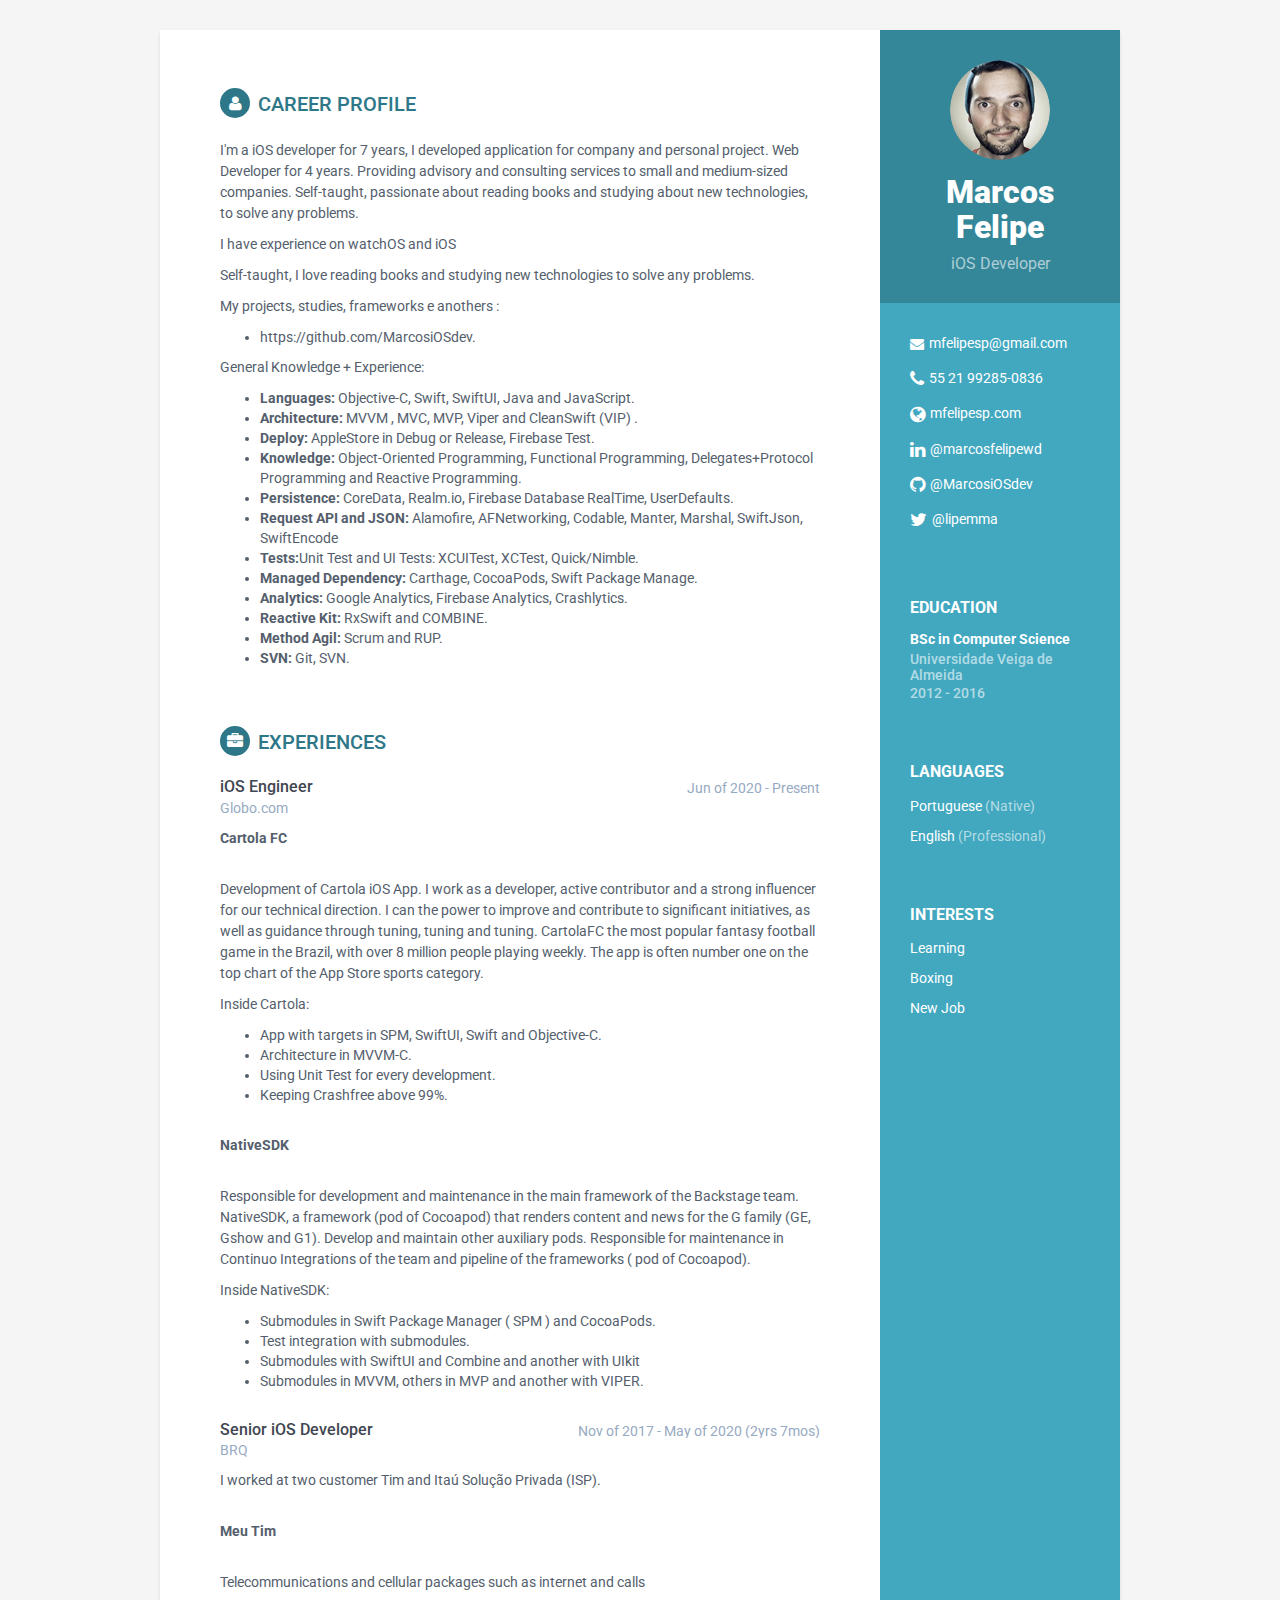
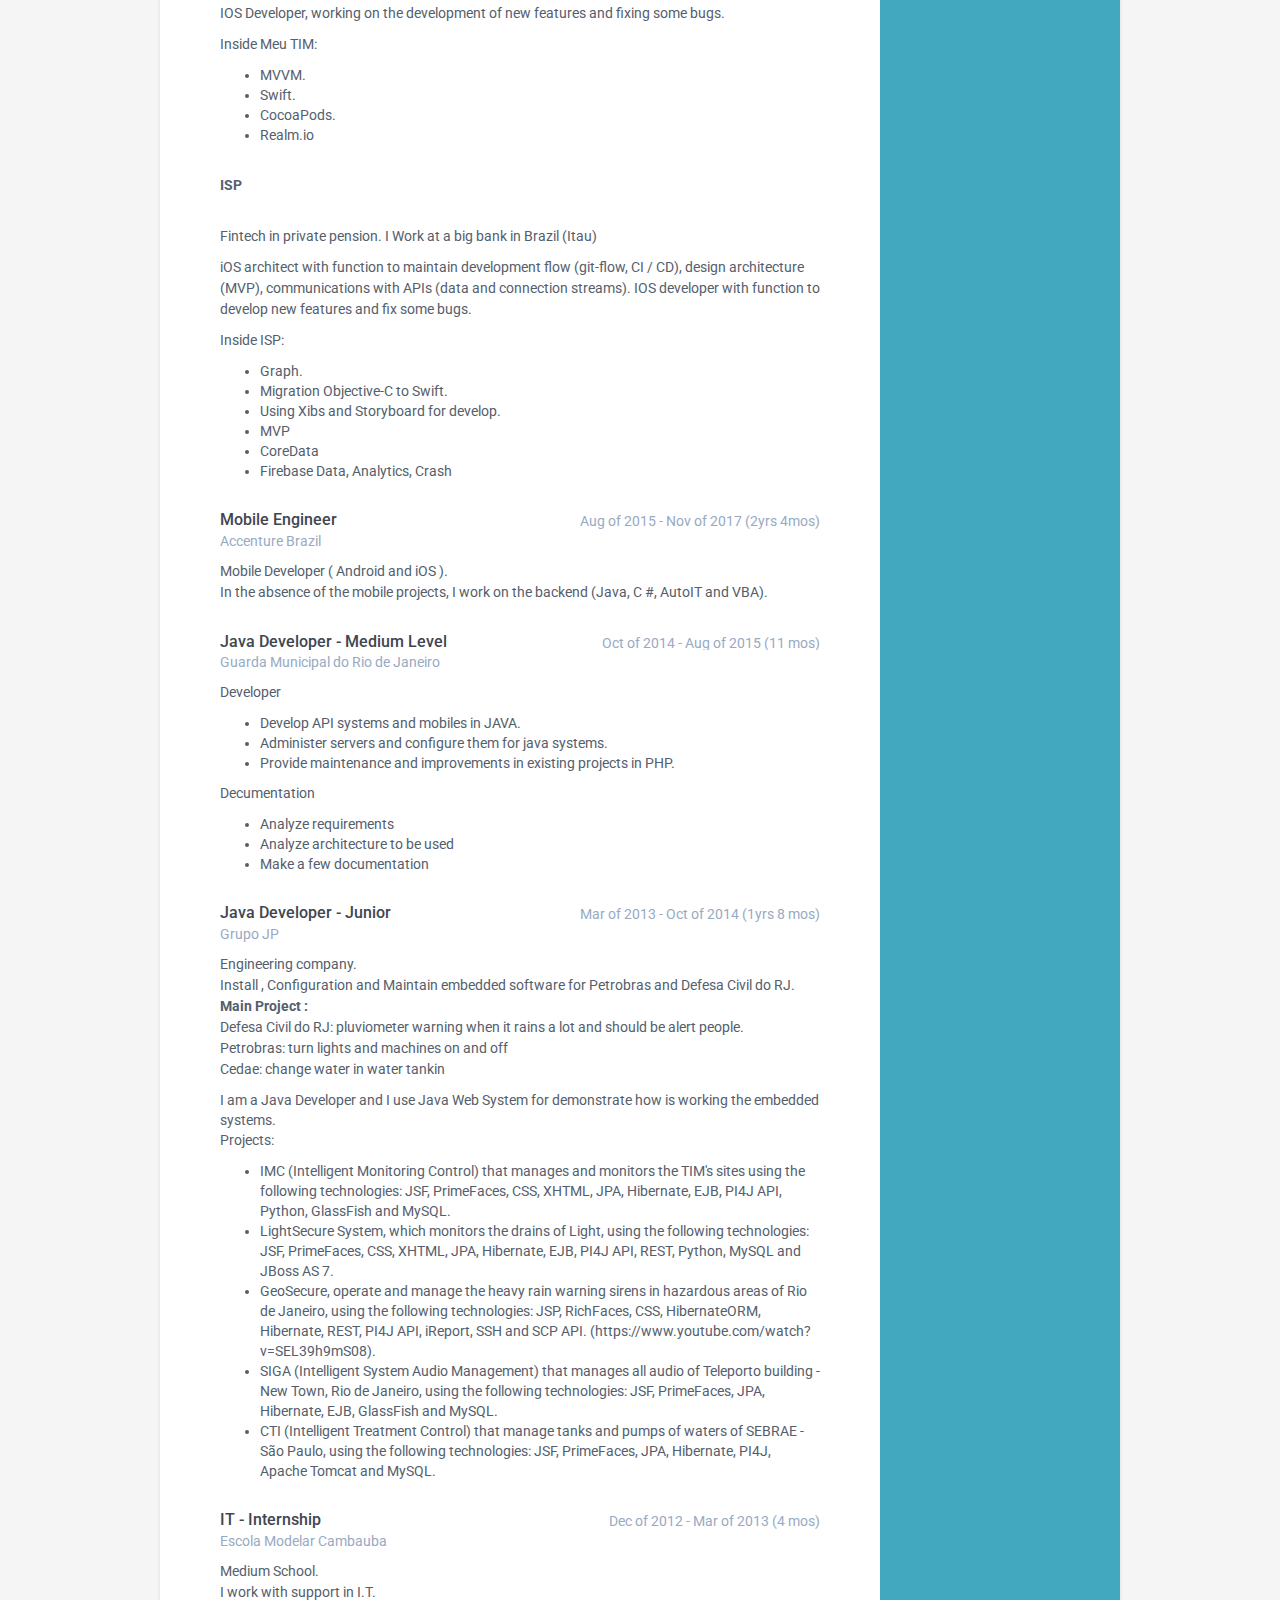
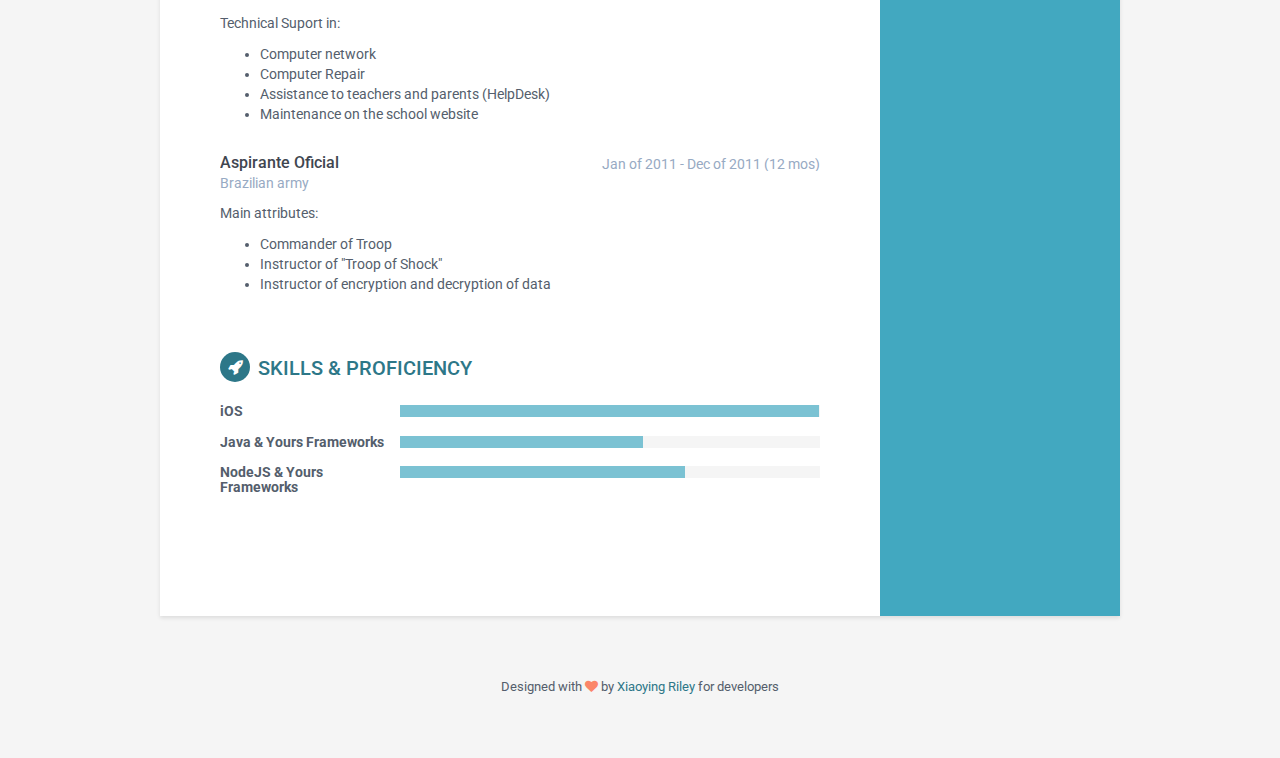
<file: index.html>
<!DOCTYPE html>
<!--[if IE 8]> <html lang="en" class="ie8"> <![endif]-->  
<!--[if IE 9]> <html lang="en" class="ie9"> <![endif]-->  
<!--[if !IE]><!--> <html lang="en"> <!--<![endif]-->  
<head>
    <title>Marcos Felipe's Resume</title>
    <!-- Meta -->
    <meta charset="utf-8">
    <meta http-equiv="X-UA-Compatible" content="IE=edge">
    <meta name="viewport" content="width=device-width, initial-scale=1.0"> 
    
    <link href='https://fonts.googleapis.com/css?family=Roboto:400,500,400italic,300italic,300,500italic,700,700italic,900,900italic' rel='stylesheet' type='text/css'>
    <!-- Global CSS -->
    <link rel="stylesheet" href="assets/plugins/bootstrap/css/bootstrap.min.css">   
    <!-- Plugins CSS -->
    <link rel="stylesheet" href="assets/plugins/font-awesome/css/font-awesome.css">
    
    <!-- Theme CSS -->  
    <link id="theme-style" rel="stylesheet" href="assets/css/styles.css">
    <!-- HTML5 shim and Respond.js for IE8 support of HTML5 elements and media queries -->
    <!--[if lt IE 9]>
      <script src="https://oss.maxcdn.com/html5shiv/3.7.2/html5shiv.min.js"></script>
      <script src="https://oss.maxcdn.com/respond/1.4.2/respond.min.js"></script>
    <![endif]-->
</head> 

<body>
    <div class="wrapper">
        <div class="sidebar-wrapper">
            <div class="profile-container">
                <img class="profile" src="assets/images/profile.png" alt="" style="border-radius: 50%;"/>
                <h1 class="name">Marcos Felipe</h1>
                <h3 class="tagline">iOS Developer</h3>
            </div><!--//profile-container-->
            
            <div class="contact-container container-block">
                <ul class="list-unstyled contact-list">
                    <li class="email"><i class="fa fa-envelope"></i><a href="mailto: mfelipesp@gmail.com">mfelipesp@gmail.com</a></li>
                    <li class="phone"><i class="fa fa-phone"></i><a href="tel:55 21 992850836">55 21 99285-0836</a></li>
                    <li class="website"><i class="fa fa-globe"></i><a href="https://marcosjava.github.io/marcosios.github.io/" target="_blank">mfelipesp.com</a></li>
                    <li class="linkedin"><i class="fa fa-linkedin"></i><a href="https://www.linkedin.com/in/marcosfelipewd/" target="_blank">@marcosfelipewd</a></li>
                    <li class="github"><i class="fa fa-github"></i><a href="https://github.com/MarcosiOSdev" target="_blank">@MarcosiOSdev</a></li>
                    <li class="twitter"><i class="fa fa-twitter"></i><a href="https://twitter.com/Lipeibca" target="_blank">@lipemma</a></li>
                </ul>
            </div><!--//contact-container-->
            <div class="education-container container-block">
                <h2 class="container-block-title">Education</h2>
                <div class="item">
                    <h4 class="degree">BSc in Computer Science</h4>
                    <h5 class="meta">Universidade Veiga de Almeida</h5>
                    <div class="time">2012 - 2016</div>
                </div><!--//item-->
            </div><!--//education-container-->
            
            <div class="languages-container container-block">
                <h2 class="container-block-title">Languages</h2>
                <ul class="list-unstyled interests-list">
                    <li>Portuguese <span class="lang-desc">(Native)</span></li>
                    <li>English <span class="lang-desc">(Professional)</span></li>
                    
                </ul>
            </div><!--//interests-->
            
            <div class="interests-container container-block">
                <h2 class="container-block-title">Interests</h2>
                <ul class="list-unstyled interests-list">
                    <li>Learning</li>
                    <li>Boxing</li>
                    <li>New Job</li>
                </ul>
            </div><!--//interests-->
            
        </div><!--//sidebar-wrapper-->
        
        <div class="main-wrapper">
            
            <section class="section summary-section">
                <h2 class="section-title"><i class="fa fa-user"></i>Career Profile</h2>
                <div class="summary">
                    <p> I'm a iOS developer for 7 years, I developed application for company and personal project.
					Web Developer for 4 years. Providing advisory and consulting services to small and medium-sized companies. 
					Self-taught, passionate about reading books and studying about new technologies, to solve any problems.<p>
                    <p>I have experience on watchOS and iOS</p>
					<p>Self-taught, I love reading books and studying new technologies to solve any problems.</p>
					<p>My projects, studies, frameworks e anothers : <p>					
                    <ul>
                      <li>https://github.com/MarcosiOSdev.</li>
                    </ul>
					<p>General Knowledge + Experience:<p>					
                    <ul>
                      <li><b>Languages:</b> Objective-C, Swift, SwiftUI, Java and JavaScript.</li>
                      <li><b>Architecture:</b> MVVM , MVC, MVP, Viper and CleanSwift (VIP) .</li>
					  <li><b>Deploy:</b> AppleStore in Debug or Release, Firebase Test.</li>
					  <li><b>Knowledge:</b> Object-Oriented Programming, Functional Programming, Delegates+Protocol Programming and Reactive Programming.</li>
					  <li><b>Persistence:</b> CoreData, Realm.io, Firebase Database RealTime, UserDefaults.</li>
					  <li><b>Request API and JSON:</b> Alamofire, AFNetworking, Codable, Manter, Marshal, SwiftJson, SwiftEncode</li>
                      <li><b>Tests:</b>Unit Test and UI Tests: XCUITest, XCTest, Quick/Nimble.</li>
                      <li><b>Managed Dependency:</b> Carthage, CocoaPods, Swift Package Manage.</li>
                      <li><b>Analytics:</b> Google Analytics, Firebase Analytics, Crashlytics.</li>
                      <li><b>Reactive Kit:</b> RxSwift and COMBINE.</li>
                      <li><b>Method Agil:</b> Scrum and RUP.</li>
                      <li><b>SVN:</b> Git, SVN.</li>
                    </ul>
				</p>
                </div><!--//summary-->
            </section><!--//section-->
            
            <section class="section experiences-section">
                <h2 class="section-title"><i class="fa fa-briefcase"></i>Experiences</h2>
                
                <!-- Globo -->
                <div class="item">
                    <div class="meta">
                        <div class="upper-row">
                            <h3 class="job-title">iOS Engineer</h3>
                            <div class="time">Jun of 2020 - Present</div>
                        </div><!--//upper-row-->
                        <div class="company">Globo.com</div>
                    </div><!--//meta-->
                    <div class="details">

                        <p><b>Cartola FC</b></p>
                        <br />
                        <p>Development of Cartola iOS App.
                        I work as a developer, active contributor and a strong influencer for our technical direction.
                        I can the power to improve and contribute to significant initiatives, as well as guidance through tuning, tuning and tuning.
                        CartolaFC the most popular fantasy football game in the Brazil, with over 8 million people playing weekly.
                        The app is often number one on the top chart of the App Store sports category. </p>

                        <p>Inside Cartola:</p> 
                        <ul>
                            <li>App with targets in SPM, SwiftUI, Swift and Objective-C.</li>
                            <li>Architecture in MVVM-C.</li>
                            <li>Using Unit Test for every development.</li>
                            <li>Keeping Crashfree above 99%.</li>
                        </ul>
                        <br />
                        
                        <p><b>NativeSDK</b></p>
                        <br />
                        <p>Responsible for development and maintenance in the main framework of the Backstage team.
                        NativeSDK, a framework (pod of Cocoapod) that renders content and news for the G family (GE, Gshow and G1).
                        Develop and maintain other auxiliary pods.
                        Responsible for maintenance in Continuo Integrations of the team and pipeline of the frameworks ( pod of Cocoapod).</p>

                        <p>Inside NativeSDK:</p> 
                        <ul>
                            <li>Submodules in Swift Package Manager ( SPM ) and CocoaPods.</li>
                            <li>Test integration with submodules.</li>
                            <li>Submodules with SwiftUI and Combine and another with UIkit </li>
                            <li>Submodules in MVVM, others in MVP and another with VIPER.</li>
                        </ul>
                    </div><!--//details-->
                </div><!--//item-->
                
                
                
                <!-- BRQ -->
                <div class="item">
                    <div class="meta">
                        <div class="upper-row">
                            <h3 class="job-title">Senior iOS Developer</h3>
                            <div class="time">Nov of 2017 - May of 2020 (2yrs 7mos)</div>
                        </div><!--//upper-row-->
                        <div class="company">BRQ</div>
                    </div><!--//meta-->
                    <div class="details">
                        <p>I worked at two customer Tim and Itaú Solução Privada (ISP). </p>  

                        <br />
                        <p><b>Meu Tim</b></p>
                        <br />
                        <p>Telecommunications and cellular packages such as internet and calls</p>
                        <p>IOS Developer, working on the development of new features and fixing some bugs.</p>
                        <p>Inside Meu TIM:</p> 
                        <ul>
                            <li>MVVM.</li>
                            <li>Swift.</li>
                            <li>CocoaPods.</li>
                            <li>Realm.io</li>
                        </ul>

                        <br />
                        <p><b>ISP</b></p>
                        <br />
                        <p>Fintech in private pension. 
                            I Work at a big bank in Brazil (Itau)
                        </p>
                        <p>iOS architect with function to maintain development flow (git-flow, CI / CD), 
                            design architecture (MVP), 
                            communications with APIs (data and connection streams).
                            IOS developer with function to develop new features and fix some bugs.</p>
                        <p>Inside ISP:</p> 
                        <ul>
                            <li>Graph.</li>
                            <li>Migration Objective-C to Swift.</li>
                            <li>Using Xibs and Storyboard for develop.</li>
                            <li>MVP</li>
                            <li>CoreData</li>
                            <li>Firebase Data, Analytics, Crash</li>
                        </ul>
                    </div><!--//details-->
                </div><!--//item-->


                
                <!-- Accenture -->
                <div class="item">
                    <div class="meta">
                        <div class="upper-row">
                            <h3 class="job-title">Mobile Engineer</h3>
                            <div class="time">Aug of 2015 - Nov of 2017 (2yrs 4mos)</div>
                        </div><!--//upper-row-->
                        <div class="company">Accenture Brazil</div>
                    </div><!--//meta-->
                    <div class="details">
                    <p>
                        Mobile Developer ( Android and iOS ).<br>
                        In the absence of the mobile projects, I work on the backend (Java, C #, AutoIT and VBA).
                    </p>
                       
                    </div><!--//details-->
                </div><!--//item-->


                <!-- Guarda Municipal -->
                <div class="item">
                    <div class="meta">
                        <div class="upper-row">
                            <h3 class="job-title">Java Developer - Medium Level</h3>
                            <div class="time">Oct of 2014 - Aug of 2015 (11 mos)</div>
                        </div><!--//upper-row-->
                        <div class="company">Guarda Municipal do Rio de Janeiro</div>
                    </div><!--//meta-->
                    <div class="details">
                    <p>Developer</p>
                    <ul>
                        <li>Develop API systems and mobiles in JAVA.</li>
                        <li>Administer servers and configure them for java systems.</li>
                        <li>Provide maintenance and improvements in existing projects in PHP.</li>
                    </ul>
                    <p>Decumentation</p>
                    <ul>
                        <li>Analyze requirements</li>
                        <li>Analyze architecture to be used</li>
                        <li>Make a few documentation</li>
                    </ul>
                       
                    </div><!--//details-->
                </div><!--//item-->

                <!-- Grupo JP -->
                <div class="item">
                    <div class="meta">
                        <div class="upper-row">
                            <h3 class="job-title">Java Developer - Junior</h3>
                            <div class="time">Mar of 2013 - Oct of 2014 (1yrs 8 mos)</div>
                        </div><!--//upper-row-->
                        <div class="company">Grupo JP</div>
                    </div><!--//meta-->
                    <div class="details">
                    <p>
                        Engineering company.<br>
                        Install , Configuration and Maintain embedded software for Petrobras and Defesa Civil do RJ. <br>

                        <b>Main Project :</b><br>
                        Defesa Civil do RJ:  pluviometer warning when it rains a lot and should be alert people.<br>

                        Petrobras: turn lights and machines on and off<br>

                        Cedae: change water in water tankin<br>
                    </p>
                    
                    I am a Java Developer and I use Java Web System for demonstrate how is working the embedded systems.

                    <p>Projects:</p>
                    <ul>
                        <li>IMC (Intelligent Monitoring Control) that manages and monitors the TIM's sites using the following technologies: JSF, PrimeFaces, CSS, XHTML, JPA, Hibernate, EJB, PI4J API, Python, GlassFish and MySQL.</li>
                        <li>LightSecure System, which monitors the drains of Light, using the following technologies: JSF, PrimeFaces, CSS, XHTML, JPA, Hibernate, EJB, PI4J API, REST, Python, MySQL and JBoss AS 7.</li>
                        <li>GeoSecure, operate and manage the heavy rain warning sirens in hazardous areas of Rio de Janeiro, using the following technologies: JSP, RichFaces, CSS, HibernateORM, Hibernate, REST, PI4J API, iReport, SSH and SCP API. (https://www.youtube.com/watch?v=SEL39h9mS08).</li>
                        <li>SIGA (Intelligent System Audio Management) that manages all audio of Teleporto building - New Town, Rio de Janeiro, using the following technologies: JSF, PrimeFaces, JPA, Hibernate, EJB, GlassFish and MySQL.</li>
                        <li>CTI (Intelligent Treatment Control) that manage tanks and pumps of waters of SEBRAE - São Paulo, using the following technologies: JSF, PrimeFaces, JPA, Hibernate, PI4J, Apache Tomcat and MySQL.</li>
                    </ul>
                       
                    </div><!--//details-->
                </div><!--//item-->


                <!-- Escola Cambauba -->
                <div class="item">
                    <div class="meta">
                        <div class="upper-row">
                            <h3 class="job-title">IT - Internship</h3>
                            <div class="time">Dec of 2012 - Mar of 2013 (4 mos)</div>
                        </div><!--//upper-row-->
                        <div class="company">Escola Modelar Cambauba</div>
                    </div><!--//meta-->
                    <div class="details">
                    <p>
                        Medium School. <br>
                        I work with support in I.T.
                    </p>
                    <p>Technical Suport in:</p>
                    <ul>
                        <li>Computer network</li>
                        <li>Computer Repair</li>
                        <li>Assistance to teachers and parents (HelpDesk)</li>
                        <li>Maintenance on the school website</li>
                    </ul>                       
                    </div><!--//details-->
                </div><!--//item-->

                <!-- Exercito Brasileiro -->
                <div class="item">
                    <div class="meta">
                        <div class="upper-row">
                            <h3 class="job-title">Aspirante Oficial</h3>
                            <div class="time">Jan of 2011 - Dec of 2011 (12 mos)</div>
                        </div><!--//upper-row-->
                        <div class="company">Brazilian army</div>
                    </div><!--//meta-->
                    <div class="details">                    
                    <p>Main attributes:</p>
                    <ul>
                        <li>Commander of Troop</li>
                        <li>Instructor of "Troop of Shock"</li>
                        <li>Instructor of encryption and decryption of data</li>                        
                    </ul>                       
                    </div><!--//details-->
                </div><!--//item-->

            </section><!--//section-->
                        
            
            <section class="skills-section section">
                <h2 class="section-title"><i class="fa fa-rocket"></i>Skills &amp; Proficiency</h2>
                <div class="skillset">        
                    <div class="item">
                        <h3 class="level-title">iOS</h3>
                        <div class="level-bar">
                            <div class="level-bar-inner" data-level="100%">
                            </div>                                      
                        </div><!--//level-bar-->                                 
                    </div><!--//item-->
                    
                    <div class="item">
                        <h3 class="level-title">Java &amp; Yours Frameworks</h3>
                        <div class="level-bar">
                            <div class="level-bar-inner" data-level="58%">
                            </div>                                      
                        </div><!--//level-bar-->                                 
                    </div><!--//item-->

                    <div class="item">
                        <h3 class="level-title">NodeJS &amp; Yours Frameworks</h3>
                        <div class="level-bar">
                            <div class="level-bar-inner" data-level="68%">
                            </div>                                      
                        </div><!--//level-bar-->                                 
                    </div><!--//item-->
                    
                </div>  
            </section><!--//skills-section-->
            
        </div><!--//main-body-->
    </div>
 
    <footer class="footer">
        <div class="text-center">
                <!--/* This template is released under the Creative Commons Attribution 3.0 License. Please keep the attribution link below when using for your own project. Thank you for your support. :) If you'd like to use the template without the attribution, you can check out other license options via our website: themes.3rdwavemedia.com */-->
                <small class="copyright">Designed with <i class="fa fa-heart"></i> by <a href="http://themes.3rdwavemedia.com" target="_blank">Xiaoying Riley</a> for developers</small>
        </div><!--//container-->
    </footer><!--//footer-->
 
    <!-- Javascript -->          
    <script type="text/javascript" src="assets/plugins/jquery-1.11.3.min.js"></script>
    <script type="text/javascript" src="assets/plugins/bootstrap/js/bootstrap.min.js"></script>    
    <!-- custom js -->
    <script type="text/javascript" src="assets/js/main.js"></script>            
</body>
</html>
</file>
<file: assets/css/styles.css>
/*   
 * Template Name: Orbit - Responsive Resume/CV Template for Developers
 * Version: 1.0
 * Author: Xiaoying Riley
 * Twitter: @3rdwave_themes
 * License: Creative Commons Attribution 3.0 License
 * Website: http://themes.3rdwavemedia.com/
*/
/* styles.css */
/* ======= Base ======= */
body {
  font-family: 'Roboto', sans-serif;
  color: #545E6C;
  background: #f5f5f5;
  font-size: 14px;
  padding: 30px;
  -webkit-font-smoothing: antialiased;
  -moz-osx-font-smoothing: grayscale;
}
h1,
h2,
h3,
h4,
h5,
h6 {
  font-weight: 700;
}
a {
  color: #2d7788;
  -webkit-transition: all 0.4s ease-in-out;
  -moz-transition: all 0.4s ease-in-out;
  -ms-transition: all 0.4s ease-in-out;
  -o-transition: all 0.4s ease-in-out;
}
a:hover {
  text-decoration: underline;
  color: #1a454f;
}
a:focus {
  text-decoration: none;
}
p {
  line-height: 1.5;
}
.wrapper {
  background: #42A8C0;
  max-width: 960px;
  margin: 0 auto;
  position: relative;
  -webkit-box-shadow: 0px 2px 4px rgba(0, 0, 0, 0.1);
  -moz-box-shadow: 0px 2px 4px rgba(0, 0, 0, 0.1);
  box-shadow: 0px 2px 4px rgba(0, 0, 0, 0.1);
}
.sidebar-wrapper {
  background: #42A8C0;
  position: absolute;
  right: 0;
  width: 240px;
  height: 100%;
  min-height: 800px;
  color: #fff;
}
.sidebar-wrapper a {
  color: #fff;
}
.sidebar-wrapper .profile-container {
  padding: 30px;
  background: rgba(0, 0, 0, 0.2);
  text-align: center;
  color: #fff;
}
.sidebar-wrapper .name {
  font-size: 32px;
  font-weight: 900;
  margin-top: 0;
  margin-bottom: 10px;
}
.sidebar-wrapper .tagline {
  color: rgba(255, 255, 255, 0.6);
  font-size: 16px;
  font-weight: 400;
  margin-top: 0;
  margin-bottom: 0;
}
.sidebar-wrapper .profile {
  margin-bottom: 15px;
}
.sidebar-wrapper .contact-list .fa {
  margin-right: 5px;
  font-size: 18px;
  vertical-align: middle;
}
.sidebar-wrapper .contact-list li {
  margin-bottom: 15px;
}
.sidebar-wrapper .contact-list li:last-child {
  margin-bottom: 0;
}
.sidebar-wrapper .contact-list .email .fa {
  font-size: 14px;
}
.sidebar-wrapper .container-block {
  padding: 30px;
}
.sidebar-wrapper .container-block-title {
  text-transform: uppercase;
  font-size: 16px;
  font-weight: 700;
  margin-top: 0;
  margin-bottom: 15px;
}
.sidebar-wrapper .degree {
  font-size: 14px;
  margin-top: 0;
  margin-bottom: 5px;
}
.sidebar-wrapper .education-container .item {
  margin-bottom: 15px;
}
.sidebar-wrapper .education-container .item:last-child {
  margin-bottom: 0;
}
.sidebar-wrapper .education-container .meta {
  color: rgba(255, 255, 255, 0.6);
  font-weight: 500;
  margin-bottom: 0px;
  margin-top: 0;
}
.sidebar-wrapper .education-container .time {
  color: rgba(255, 255, 255, 0.6);
  font-weight: 500;
  margin-bottom: 0px;
}
.sidebar-wrapper .languages-container .lang-desc {
  color: rgba(255, 255, 255, 0.6);
}
.sidebar-wrapper .languages-list {
  margin-bottom: 0;
}
.sidebar-wrapper .languages-list li {
  margin-bottom: 10px;
}
.sidebar-wrapper .languages-list li:last-child {
  margin-bottom: 0;
}
.sidebar-wrapper .interests-list {
  margin-bottom: 0;
}
.sidebar-wrapper .interests-list li {
  margin-bottom: 10px;
}
.sidebar-wrapper .interests-list li:last-child {
  margin-bottom: 0;
}
.main-wrapper {
  background: #fff;
  padding: 60px;
  padding-right: 300px;
}
.main-wrapper .section-title {
  text-transform: uppercase;
  font-size: 20px;
  font-weight: 500;
  color: #2d7788;
  position: relative;
  margin-top: 0;
  margin-bottom: 20px;
}
.main-wrapper .section-title .fa {
  width: 30px;
  height: 30px;
  margin-right: 8px;
  display: inline-block;
  color: #fff;
  -webkit-border-radius: 50%;
  -moz-border-radius: 50%;
  -ms-border-radius: 50%;
  -o-border-radius: 50%;
  border-radius: 50%;
  -moz-background-clip: padding;
  -webkit-background-clip: padding-box;
  background-clip: padding-box;
  background: #2d7788;
  text-align: center;
  padding-top: 8px;
  font-size: 16px;
  position: relative;
  top: -2px;
}
.main-wrapper .section {
  margin-bottom: 60px;
}
.main-wrapper .experiences-section .item {
  margin-bottom: 30px;
}
.main-wrapper .upper-row {
  position: relative;
  overflow: hidden;
  margin-bottom: 2px;
}
.main-wrapper .job-title {
  color: #3F4650;
  font-size: 16px;
  margin-top: 0;
  margin-bottom: 0;
  font-weight: 500;
}


.main-wrapper .job-level {
  color: #3F4650;
  font-size: 13px;
  margin-top: 0;
  margin-bottom: 0;
  font-weight: 500;
}

.main-wrapper .time {
  position: absolute;
  right: 0;
  top: 0;
  color: #97AAC3;
}
.main-wrapper .company {
  margin-bottom: 10px;
  color: #97AAC3;
}
.main-wrapper .project-title {
  font-size: 16px;
  font-weight: 400;
  margin-top: 0;
  margin-bottom: 5px;
}
.main-wrapper .projects-section .intro {
  margin-bottom: 30px;
}
.main-wrapper .projects-section .item {
  margin-bottom: 15px;
}
.skillset .item {
  margin-bottom: 15px;
  overflow: hidden;
}
.skillset .level-title {
  font-size: 14px;
  margin-top: 0;
  margin-bottom: 12px;
}
.skillset .level-bar {
  height: 12px;
  background: #f5f5f5;
}
.skillset .level-bar-inner {
  height: 12px;
  background: #7bc2d3;
}
.footer {
  padding: 30px;
  padding-top: 60px;
}
.footer .copyright {
  line-height: 1.6;
  color: #545E6C;
  font-size: 13px;
}
.footer .fa-heart {
  color: #fb866a;
}
/* Extra small devices (phones, less than 768px) */
@media (max-width: 767px) {
  .sidebar-wrapper {
    position: static;
    width: inherit;
  }
  .main-wrapper {
    padding: 30px;
  }
  .main-wrapper .time {
    position: static;
    display: block;
    margin-top: 5px;
  }
  .main-wrapper .upper-row {
    margin-bottom: 0;
  }
}
/* Small devices (tablets, 768px and up) */
/* Medium devices (desktops, 992px and up) */
@media (min-width: 992px) {
  .skillset .level-title {
    display: inline-block;
    float: left;
    width: 30%;
    margin-bottom: 0;
  }
  .skillset .level-bar {
    display: inline-block;
    width: 70%;
    float: left;
    position: relative;
    top: 1px;
  }
}
/* Large devices (large desktops, 1200px and up) */
/* Ex-Large devices (large desktops, 1200px and up) */
</file>
